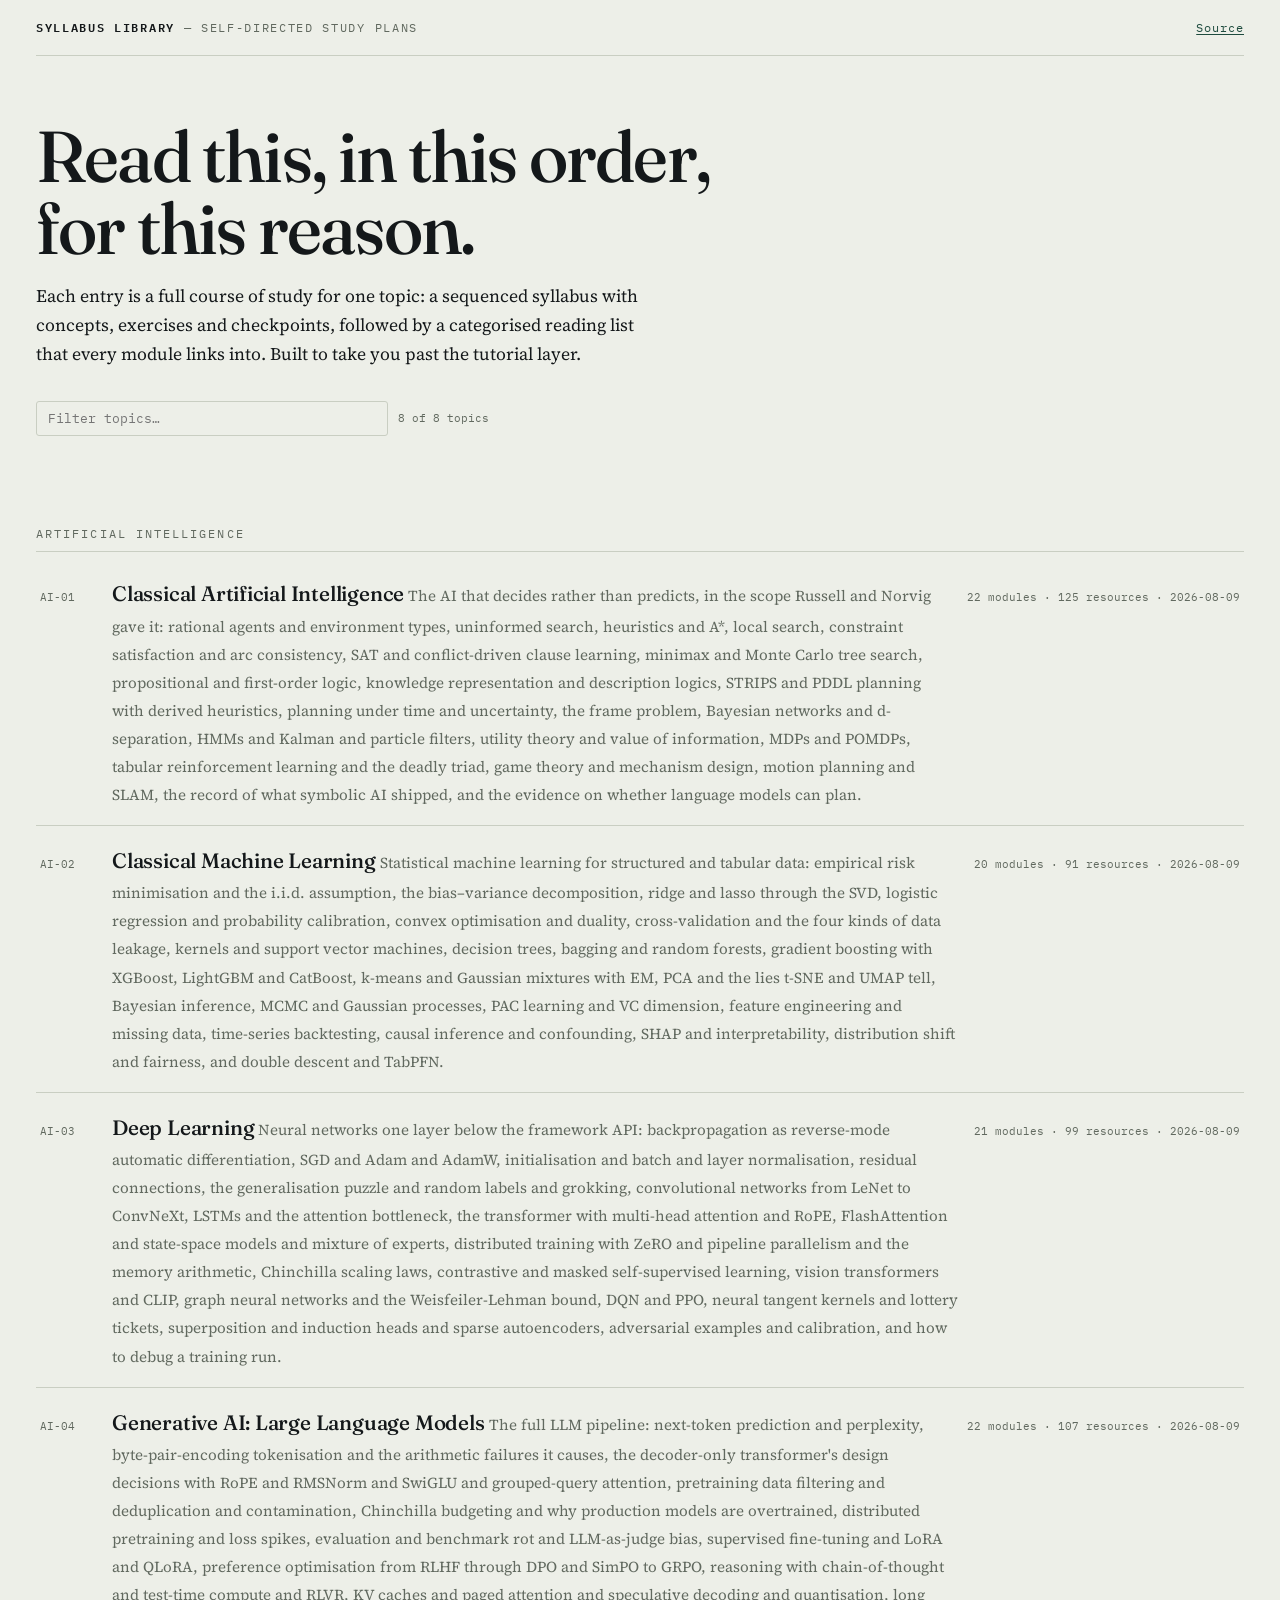
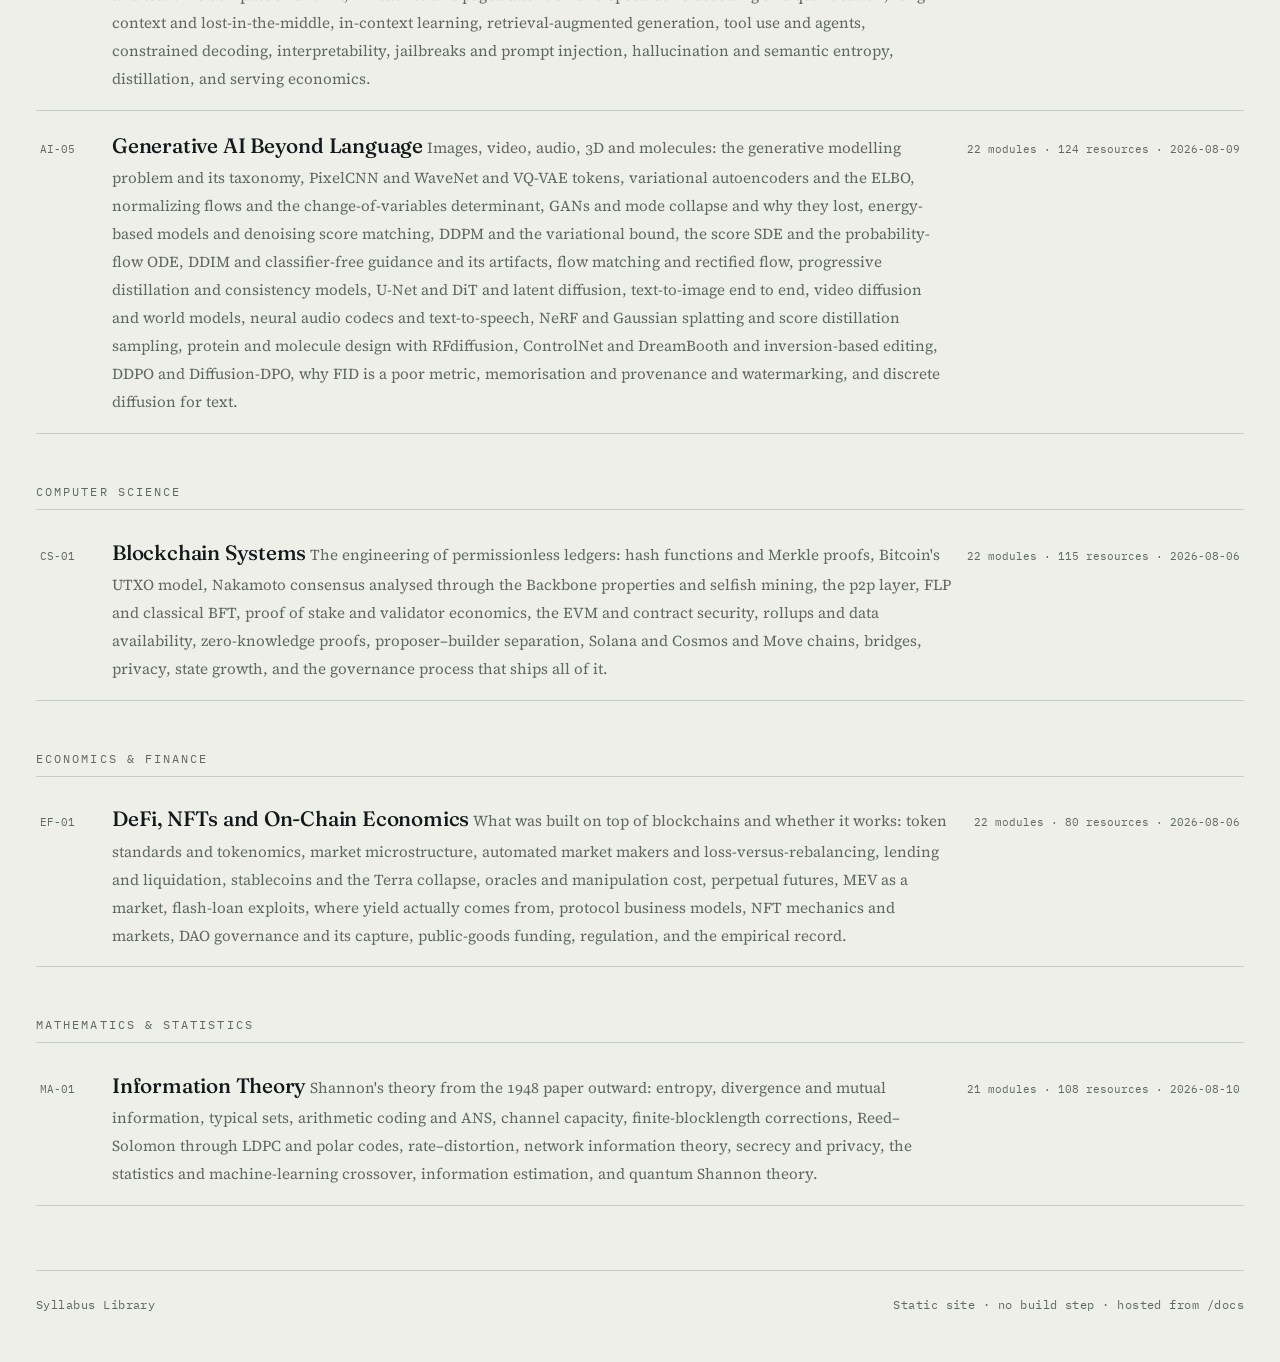
<file: docs/index.html>
<!DOCTYPE html>
<html lang="en">
<head>
<meta charset="utf-8">
<meta name="viewport" content="width=device-width, initial-scale=1">
<title>Syllabus Library</title>
<meta name="description" content="Self-directed study plans: a deep syllabus and a vetted reading list for every topic in the library.">
<link rel="preconnect" href="https://fonts.googleapis.com">
<link rel="preconnect" href="https://fonts.gstatic.com" crossorigin>
<link href="https://fonts.googleapis.com/css2?family=Fraunces:opsz,wght@9..144,400;9..144,500&family=IBM+Plex+Mono:wght@400;600&family=Source+Serif+4:ital,opsz,wght@0,8..60,400;0,8..60,600;1,8..60,400&display=swap" rel="stylesheet">
<link rel="stylesheet" href="assets/style.css">
</head>
<body>
<a class="skip-link" href="#catalog">Skip to the catalog</a>

<div class="wrap">

  <header class="site-header">
    <a class="site-mark" href="./"><strong>Syllabus Library</strong> — self-directed study plans</a>
    <nav class="site-nav" aria-label="Site">
      <a href="https://github.com/USERNAME/REPO">Source</a>
    </nav>
  </header>

  <main>
    <div class="catalog-hero">
      <h1>Read this, in this order, for this reason.</h1>
      <p>Each entry is a full course of study for one topic: a sequenced syllabus with
         concepts, exercises and checkpoints, followed by a categorised reading list that
         every module links into. Built to take you past the tutorial layer.</p>

      <div class="filter">
        <label class="visually-hidden" for="q">Filter topics</label>
        <input id="q" type="search" placeholder="Filter topics…" autocomplete="off">
        <span class="filter-count" aria-live="polite"></span>
      </div>
    </div>

    <div id="catalog">
      <!--
        HOW TO ADD A TOPIC
        Insert a <li class="card"> inside the matching <ul class="card-list">.
        If no group fits, add a whole new <section class="cat-group"> in alphabetical
        order and delete nothing. Keep the markers below intact — they are the
        insertion points. Card template:

        <li class="card">
          <a href="TOPIC-SLUG/">
            <span class="card-code">TS-01</span>
            <span>
              <span class="card-title">Topic Title</span>
              <span class="card-desc">One line on what the syllabus covers and who it is for.</span>
            </span>
            <span class="card-meta">12 modules · 41 resources · 2026-08-02</span>
          </a>
        </li>
      -->

      <!-- CATALOG:START -->
      <section class="cat-group">
        <h2>Artificial intelligence</h2>
        <ul class="card-list">
          <li class="card">
            <a href="classical-ai/">
              <span class="card-code">AI-01</span>
              <span>
                <span class="card-title">Classical Artificial Intelligence</span>
                <span class="card-desc">The AI that decides rather than predicts, in the scope Russell and Norvig gave it: rational agents and environment types, uninformed search, heuristics and A*, local search, constraint satisfaction and arc consistency, SAT and conflict-driven clause learning, minimax and Monte Carlo tree search, propositional and first-order logic, knowledge representation and description logics, STRIPS and PDDL planning with derived heuristics, planning under time and uncertainty, the frame problem, Bayesian networks and d-separation, HMMs and Kalman and particle filters, utility theory and value of information, MDPs and POMDPs, tabular reinforcement learning and the deadly triad, game theory and mechanism design, motion planning and SLAM, the record of what symbolic AI shipped, and the evidence on whether language models can plan.</span>
              </span>
              <span class="card-meta">22 modules · 125 resources · 2026-08-09</span>
            </a>
          </li>
          <li class="card">
            <a href="classical-machine-learning/">
              <span class="card-code">AI-02</span>
              <span>
                <span class="card-title">Classical Machine Learning</span>
                <span class="card-desc">Statistical machine learning for structured and tabular data: empirical risk minimisation and the i.i.d. assumption, the bias–variance decomposition, ridge and lasso through the SVD, logistic regression and probability calibration, convex optimisation and duality, cross-validation and the four kinds of data leakage, kernels and support vector machines, decision trees, bagging and random forests, gradient boosting with XGBoost, LightGBM and CatBoost, k-means and Gaussian mixtures with EM, PCA and the lies t-SNE and UMAP tell, Bayesian inference, MCMC and Gaussian processes, PAC learning and VC dimension, feature engineering and missing data, time-series backtesting, causal inference and confounding, SHAP and interpretability, distribution shift and fairness, and double descent and TabPFN.</span>
              </span>
              <span class="card-meta">20 modules · 91 resources · 2026-08-09</span>
            </a>
          </li>
          <li class="card">
            <a href="deep-learning/">
              <span class="card-code">AI-03</span>
              <span>
                <span class="card-title">Deep Learning</span>
                <span class="card-desc">Neural networks one layer below the framework API: backpropagation as reverse-mode automatic differentiation, SGD and Adam and AdamW, initialisation and batch and layer normalisation, residual connections, the generalisation puzzle and random labels and grokking, convolutional networks from LeNet to ConvNeXt, LSTMs and the attention bottleneck, the transformer with multi-head attention and RoPE, FlashAttention and state-space models and mixture of experts, distributed training with ZeRO and pipeline parallelism and the memory arithmetic, Chinchilla scaling laws, contrastive and masked self-supervised learning, vision transformers and CLIP, graph neural networks and the Weisfeiler-Lehman bound, DQN and PPO, neural tangent kernels and lottery tickets, superposition and induction heads and sparse autoencoders, adversarial examples and calibration, and how to debug a training run.</span>
              </span>
              <span class="card-meta">21 modules · 99 resources · 2026-08-09</span>
            </a>
          </li>
          <li class="card">
            <a href="large-language-models/">
              <span class="card-code">AI-04</span>
              <span>
                <span class="card-title">Generative AI: Large Language Models</span>
                <span class="card-desc">The full LLM pipeline: next-token prediction and perplexity, byte-pair-encoding tokenisation and the arithmetic failures it causes, the decoder-only transformer's design decisions with RoPE and RMSNorm and SwiGLU and grouped-query attention, pretraining data filtering and deduplication and contamination, Chinchilla budgeting and why production models are overtrained, distributed pretraining and loss spikes, evaluation and benchmark rot and LLM-as-judge bias, supervised fine-tuning and LoRA and QLoRA, preference optimisation from RLHF through DPO and SimPO to GRPO, reasoning with chain-of-thought and test-time compute and RLVR, KV caches and paged attention and speculative decoding and quantisation, long context and lost-in-the-middle, in-context learning, retrieval-augmented generation, tool use and agents, constrained decoding, interpretability, jailbreaks and prompt injection, hallucination and semantic entropy, distillation, and serving economics.</span>
              </span>
              <span class="card-meta">22 modules · 107 resources · 2026-08-09</span>
            </a>
          </li>
          <li class="card">
            <a href="generative-models-beyond-language/">
              <span class="card-code">AI-05</span>
              <span>
                <span class="card-title">Generative AI Beyond Language</span>
                <span class="card-desc">Images, video, audio, 3D and molecules: the generative modelling problem and its taxonomy, PixelCNN and WaveNet and VQ-VAE tokens, variational autoencoders and the ELBO, normalizing flows and the change-of-variables determinant, GANs and mode collapse and why they lost, energy-based models and denoising score matching, DDPM and the variational bound, the score SDE and the probability-flow ODE, DDIM and classifier-free guidance and its artifacts, flow matching and rectified flow, progressive distillation and consistency models, U-Net and DiT and latent diffusion, text-to-image end to end, video diffusion and world models, neural audio codecs and text-to-speech, NeRF and Gaussian splatting and score distillation sampling, protein and molecule design with RFdiffusion, ControlNet and DreamBooth and inversion-based editing, DDPO and Diffusion-DPO, why FID is a poor metric, memorisation and provenance and watermarking, and discrete diffusion for text.</span>
              </span>
              <span class="card-meta">22 modules · 124 resources · 2026-08-09</span>
            </a>
          </li>
        </ul>
      </section>
      <section class="cat-group">
        <h2>Computer science</h2>
        <ul class="card-list">
          <li class="card">
            <a href="blockchain-systems/">
              <span class="card-code">CS-01</span>
              <span>
                <span class="card-title">Blockchain Systems</span>
                <span class="card-desc">The engineering of permissionless ledgers: hash functions and Merkle proofs, Bitcoin's UTXO model, Nakamoto consensus analysed through the Backbone properties and selfish mining, the p2p layer, FLP and classical BFT, proof of stake and validator economics, the EVM and contract security, rollups and data availability, zero-knowledge proofs, proposer–builder separation, Solana and Cosmos and Move chains, bridges, privacy, state growth, and the governance process that ships all of it.</span>
              </span>
              <span class="card-meta">22 modules · 115 resources · 2026-08-06</span>
            </a>
          </li>
        </ul>
      </section>
      <section class="cat-group">
        <h2>Economics &amp; finance</h2>
        <ul class="card-list">
          <li class="card">
            <a href="defi-and-onchain-economics/">
              <span class="card-code">EF-01</span>
              <span>
                <span class="card-title">DeFi, NFTs and On-Chain Economics</span>
                <span class="card-desc">What was built on top of blockchains and whether it works: token standards and tokenomics, market microstructure, automated market makers and loss-versus-rebalancing, lending and liquidation, stablecoins and the Terra collapse, oracles and manipulation cost, perpetual futures, MEV as a market, flash-loan exploits, where yield actually comes from, protocol business models, NFT mechanics and markets, DAO governance and its capture, public-goods funding, regulation, and the empirical record.</span>
              </span>
              <span class="card-meta">22 modules · 80 resources · 2026-08-06</span>
            </a>
          </li>
        </ul>
      </section>
      <section class="cat-group">
        <h2>Mathematics &amp; statistics</h2>
        <ul class="card-list">
          <li class="card">
            <a href="information-theory/">
              <span class="card-code">MA-01</span>
              <span>
                <span class="card-title">Information Theory</span>
                <span class="card-desc">Shannon's theory from the 1948 paper outward: entropy, divergence and mutual information, typical sets, arithmetic coding and ANS, channel capacity, finite-blocklength corrections, Reed–Solomon through LDPC and polar codes, rate–distortion, network information theory, secrecy and privacy, the statistics and machine-learning crossover, information estimation, and quantum Shannon theory.</span>
              </span>
              <span class="card-meta">21 modules · 108 resources · 2026-08-10</span>
            </a>
          </li>
        </ul>
      </section>
      <!-- CATALOG:END -->
    </div>
  </main>

  <footer class="site-footer">
    <span>Syllabus Library</span>
    <span>Static site · no build step · hosted from /docs</span>
  </footer>

</div>

<script src="assets/site.js" defer></script>
</body>
</html>
</file>
<file: docs/assets/style.css>
/* ============================================================
   Syllabus Library — shared stylesheet
   Every topic page uses these classes. Do not invent new ones
   without adding them here; page-local <style> blocks are not
   allowed. Class contract is documented in /CLAUDE.md.
   ============================================================ */

:root {
  --paper:      #edefe8;   /* cool oat paper */
  --paper-2:    #e3e6dc;   /* recessed panels */
  --ink:        #14181a;   /* body text */
  --muted:      #61695f;   /* secondary text */
  --spine:      #1e4b3e;   /* deep pine: rail, headings, links */
  --spine-soft: #d7e0d6;   /* pine at 12% */
  --mark:       #d8c24a;   /* aged mustard: citations, :target flag */
  --rule:       #c9cec2;   /* hairlines */

  --font-display: "Fraunces", Georgia, "Times New Roman", serif;
  --font-body:    "Source Serif 4", Georgia, serif;
  --font-mono:    "IBM Plex Mono", ui-monospace, "SFMono-Regular", Consolas, monospace;

  --measure: 68ch;
  --gap: 1.5rem;
}

@media (prefers-color-scheme: dark) {
  :root {
    --paper:      #10130f;
    --paper-2:    #181c17;
    --ink:        #e8ebe3;
    --muted:      #99a196;
    --spine:      #8fc9a8;
    --spine-soft: #1d271f;
    --mark:       #d8c24a;
    --rule:       #2b322a;
  }
}

*, *::before, *::after { box-sizing: border-box; }

html { scroll-behavior: smooth; scroll-padding-top: 2rem; }
@media (prefers-reduced-motion: reduce) {
  html { scroll-behavior: auto; }
  * { animation: none !important; transition: none !important; }
}

body {
  margin: 0;
  background: var(--paper);
  color: var(--ink);
  font-family: var(--font-body);
  font-size: 1.0625rem;
  line-height: 1.65;
  font-variant-numeric: oldstyle-nums;
}

a { color: var(--spine); text-underline-offset: 0.18em; }
a:focus-visible, button:focus-visible {
  outline: 2px solid var(--mark);
  outline-offset: 3px;
  border-radius: 2px;
}

.visually-hidden {
  position: absolute; width: 1px; height: 1px;
  margin: -1px; padding: 0; overflow: hidden;
  clip: rect(0 0 0 0); white-space: nowrap; border: 0;
}

.skip-link {
  position: absolute; left: -9999px; top: 0;
  background: var(--spine); color: var(--paper);
  padding: 0.6rem 1rem; z-index: 10;
}
.skip-link:focus { left: 0; }

/* ---------- shell ---------- */

.wrap { max-width: 78rem; margin: 0 auto; padding: 0 1.25rem; }

.site-header {
  border-bottom: 1px solid var(--rule);
  padding: 1.1rem 0;
  display: flex; align-items: baseline; justify-content: space-between; gap: 1rem;
  flex-wrap: wrap;
}
.site-mark {
  font-family: var(--font-mono);
  font-size: 0.75rem; letter-spacing: 0.14em; text-transform: uppercase;
  color: var(--muted); text-decoration: none;
}
.site-mark strong { color: var(--ink); font-weight: 600; }
.site-nav { font-family: var(--font-mono); font-size: 0.75rem; letter-spacing: 0.08em; }
.site-nav a { margin-left: 1.1rem; }

.site-footer {
  margin-top: 4rem; border-top: 1px solid var(--rule);
  padding: 1.5rem 0 3rem;
  font-family: var(--font-mono); font-size: 0.72rem;
  color: var(--muted); letter-spacing: 0.04em;
  display: flex; justify-content: space-between; gap: 1rem; flex-wrap: wrap;
}

/* ---------- topic hero ---------- */

.topic-hero { padding: 3.5rem 0 2rem; border-bottom: 1px solid var(--rule); }
.eyebrow {
  font-family: var(--font-mono); font-size: 0.72rem;
  letter-spacing: 0.18em; text-transform: uppercase; color: var(--muted);
  margin: 0 0 0.9rem;
}
.topic-hero h1 {
  font-family: var(--font-display);
  font-weight: 500; font-size: clamp(2.4rem, 6vw, 4rem);
  line-height: 1.02; letter-spacing: -0.02em; margin: 0 0 1rem;
  max-width: 20ch;
}
.lede { max-width: var(--measure); font-size: 1.1rem; margin: 0 0 1.5rem; }
.meta-row {
  display: flex; flex-wrap: wrap; gap: 0.4rem 0.5rem;
  font-family: var(--font-mono); font-size: 0.7rem; letter-spacing: 0.06em;
  text-transform: uppercase;
}
.meta {
  border: 1px solid var(--rule); border-radius: 999px;
  padding: 0.25rem 0.7rem; color: var(--muted);
}

/* ---------- two-column layout with module spine ---------- */

.layout {
  display: grid; grid-template-columns: 13.5rem minmax(0, 1fr);
  gap: 3rem; padding-top: 2.5rem; align-items: start;
}
@media (max-width: 62rem) { .layout { grid-template-columns: 1fr; gap: 1.5rem; } }

.rail { position: sticky; top: 1.5rem; font-family: var(--font-mono); font-size: 0.72rem; }
@media (max-width: 62rem) {
  .rail { position: static; border-bottom: 1px solid var(--rule); padding-bottom: 1rem; }
}
.rail-label {
  letter-spacing: 0.16em; text-transform: uppercase; color: var(--muted);
  margin: 0 0 0.75rem;
}
.rail-list { list-style: none; margin: 0; padding: 0; }
.rail-item { border-left: 2px solid var(--rule); }
.rail-item a {
  display: grid; grid-template-columns: 2.6rem 1fr; gap: 0.4rem;
  padding: 0.32rem 0 0.32rem 0.7rem;
  text-decoration: none; color: var(--muted); line-height: 1.35;
}
.rail-item a:hover { color: var(--ink); }
.rail-item.is-active { border-left-color: var(--spine); }
.rail-item.is-active a { color: var(--spine); }
.rail-code { color: var(--muted); }

/* ---------- sections & modules ---------- */

.content { min-width: 0; }
.section { margin: 0 0 3.5rem; }
.section > p, .section > ul, .section > ol { max-width: var(--measure); }
.section-title {
  font-family: var(--font-mono); font-size: 0.72rem;
  letter-spacing: 0.18em; text-transform: uppercase; color: var(--muted);
  font-weight: 400; margin: 0 0 1.1rem;
  padding-bottom: 0.5rem; border-bottom: 1px solid var(--rule);
}

.module { padding: 2rem 0; border-top: 1px solid var(--rule); scroll-margin-top: 1.5rem; }
.module:first-of-type { border-top: none; padding-top: 0.5rem; }
.module-head { display: flex; align-items: baseline; gap: 0.85rem; flex-wrap: wrap; }
.module-code {
  font-family: var(--font-mono); font-size: 0.72rem; letter-spacing: 0.1em;
  color: var(--paper); background: var(--spine);
  padding: 0.2rem 0.5rem; border-radius: 3px;
}
.module-title {
  font-family: var(--font-display); font-weight: 500;
  font-size: clamp(1.5rem, 3vw, 2rem); line-height: 1.15;
  letter-spacing: -0.015em; margin: 0;
}
.module-effort {
  font-family: var(--font-mono); font-size: 0.7rem;
  color: var(--muted); letter-spacing: 0.06em;
}
.module-why { max-width: var(--measure); font-style: italic; color: var(--muted); margin: 0.9rem 0 1.4rem; }
.module h4 {
  font-family: var(--font-mono); font-size: 0.7rem; font-weight: 400;
  letter-spacing: 0.16em; text-transform: uppercase; color: var(--muted);
  margin: 1.5rem 0 0.5rem;
}
.module ul, .module ol { max-width: var(--measure); padding-left: 1.15rem; margin: 0.4rem 0; }
.module li { margin: 0.35rem 0; }
.concepts > li > ul { margin-top: 0.3rem; }

/* ---------- citations (module -> resource) ---------- */

/* Citation titles wrap: real resource titles run to 70+ characters and would
   otherwise force horizontal scrolling on narrow screens. The R-NN code must
   still never orphan from the title, so ::after is glued to the last word with
   a non-breaking space and kept unbreakable itself. */
.cite {
  text-decoration: none;
  border-bottom: 2px solid var(--mark);
  padding-bottom: 0.05em;
  overflow-wrap: break-word;
}
.cite:hover { background: color-mix(in srgb, var(--mark) 28%, transparent); }
.cite::after {
  content: "\00a0" attr(data-code);
  font-family: var(--font-mono); font-size: 0.68em; color: var(--muted);
  white-space: nowrap;
}
/* Inline code. Identifier-length tokens (process_attestation, eth_getStorageAt)
   are unbreakable by default, so a single one sets the min-content width of its
   flex line and pushes the whole page into horizontal scroll at 380 px — the
   same failure mode the .cite rule above exists to prevent. `anywhere` rather
   than `break-word`: only `anywhere` shrinks the element's min-content width,
   and min-content is what sizes the flex line inside .assigned li. */
code {
  font-family: var(--font-mono);
  font-size: 0.86em;
  overflow-wrap: anywhere;
}

.assigned { list-style: none; padding-left: 0 !important; }
.assigned li { display: flex; gap: 0.55rem; align-items: baseline; }
.assigned li::before {
  content: "→"; color: var(--muted); font-family: var(--font-mono); font-size: 0.8em;
}

/* ---------- callouts ---------- */

.callout {
  max-width: var(--measure);
  background: var(--paper-2);
  border-left: 3px solid var(--rule);
  padding: 0.9rem 1.1rem; margin: 1.1rem 0;
  border-radius: 0 4px 4px 0;
}
.callout > :first-child { margin-top: 0; }
.callout > :last-child { margin-bottom: 0; }
.callout h4 { margin-top: 0 !important; }
.callout--practice { border-left-color: var(--spine); }
.callout--check    { border-left-color: var(--mark); }
.callout--trap     { border-left-color: var(--muted); }

/* ---------- checklists ---------- */

.checklist { list-style: none; padding-left: 0; max-width: var(--measure); }
.checklist li { display: flex; gap: 0.7rem; align-items: baseline; margin: 0.5rem 0; }
.checklist li::before {
  content: "☐"; color: var(--spine); font-size: 1.05em; line-height: 1;
}

/* ---------- resources ---------- */

.resource-group { margin: 0 0 2.5rem; }
.resource-group h3 {
  font-family: var(--font-display); font-weight: 500; font-size: 1.35rem;
  margin: 0 0 0.25rem; letter-spacing: -0.01em;
}
.resource-group > p { max-width: var(--measure); color: var(--muted); margin: 0 0 1rem; font-size: 0.95rem; }
.resource-list { list-style: none; margin: 0; padding: 0; }

.resource {
  border-top: 1px solid var(--rule);
  padding: 1.1rem 0 1.1rem 4.25rem;
  position: relative;
  scroll-margin-top: 2rem;
}
.resource:last-child { border-bottom: 1px solid var(--rule); }
@media (max-width: 40rem) { .resource { padding-left: 0; } }

.r-code {
  position: absolute; left: 0; top: 1.15rem;
  font-family: var(--font-mono); font-size: 0.7rem; letter-spacing: 0.08em;
  color: var(--muted);
}
@media (max-width: 40rem) { .r-code { position: static; display: block; margin-bottom: 0.3rem; } }

.r-title { font-weight: 600; }
.r-byline { color: var(--muted); }
.r-note { max-width: var(--measure); margin: 0.35rem 0 0.5rem; }
.r-tags { display: flex; flex-wrap: wrap; gap: 0.35rem; margin: 0.5rem 0 0; }
.tag {
  font-family: var(--font-mono); font-size: 0.64rem; letter-spacing: 0.08em;
  text-transform: uppercase; color: var(--muted);
  border: 1px solid var(--rule); border-radius: 3px; padding: 0.15rem 0.45rem;
}
.tag--free  { color: var(--spine); border-color: var(--spine); }
.tag--paid  { color: var(--muted); }
.tag--core  { background: var(--spine); color: var(--paper); border-color: var(--spine); }
.tag--unverified { border-style: dashed; }
.r-used {
  display: block; margin-top: 0.45rem;
  font-family: var(--font-mono); font-size: 0.68rem; color: var(--muted);
}
.r-used a { margin-right: 0.4rem; }

/* jump-to-resource flag */
.resource:target { background: color-mix(in srgb, var(--mark) 22%, transparent); }
.resource:target .r-code { color: var(--ink); }

/* ---------- index / catalog ---------- */

.catalog-hero { padding: 4rem 0 2.5rem; }
.catalog-hero h1 {
  font-family: var(--font-display); font-weight: 500;
  font-size: clamp(2.6rem, 7vw, 4.5rem); line-height: 1; letter-spacing: -0.025em;
  margin: 0 0 1.1rem; max-width: 16ch;
}
.catalog-hero p { max-width: var(--measure); font-size: 1.1rem; margin: 0; }

.filter { margin: 2rem 0 0; display: flex; gap: 0.6rem; align-items: center; flex-wrap: wrap; }
.filter input {
  font-family: var(--font-mono); font-size: 0.8rem;
  background: transparent; color: var(--ink);
  border: 1px solid var(--rule); border-radius: 3px;
  padding: 0.5rem 0.7rem; width: min(22rem, 100%);
}
.filter-count { font-family: var(--font-mono); font-size: 0.7rem; color: var(--muted); }

.cat-group { margin: 3rem 0 0; }
.cat-group > h2 {
  font-family: var(--font-mono); font-size: 0.72rem; font-weight: 400;
  letter-spacing: 0.18em; text-transform: uppercase; color: var(--muted);
  border-bottom: 1px solid var(--rule); padding-bottom: 0.5rem; margin: 0 0 0.5rem;
}
.card-list { list-style: none; margin: 0; padding: 0; }
.card { border-bottom: 1px solid var(--rule); }
.card > a {
  display: grid; grid-template-columns: 3.5rem minmax(0, 1fr) auto;
  gap: 1rem; align-items: baseline;
  padding: 1.1rem 0.25rem; text-decoration: none; color: inherit;
}
@media (max-width: 46rem) {
  .card > a { grid-template-columns: 1fr; gap: 0.35rem; }
}
.card > a:hover { background: var(--spine-soft); }
.card-code { font-family: var(--font-mono); font-size: 0.7rem; color: var(--muted); }
.card-title { font-family: var(--font-display); font-size: 1.3rem; font-weight: 500; letter-spacing: -0.01em; }
.card-desc { color: var(--muted); font-size: 0.95rem; margin-top: 0.2rem; }
.card-meta { font-family: var(--font-mono); font-size: 0.68rem; color: var(--muted); white-space: nowrap; }
.empty-state {
  border: 1px dashed var(--rule); border-radius: 4px;
  padding: 2rem; color: var(--muted); max-width: var(--measure);
}
</file>
